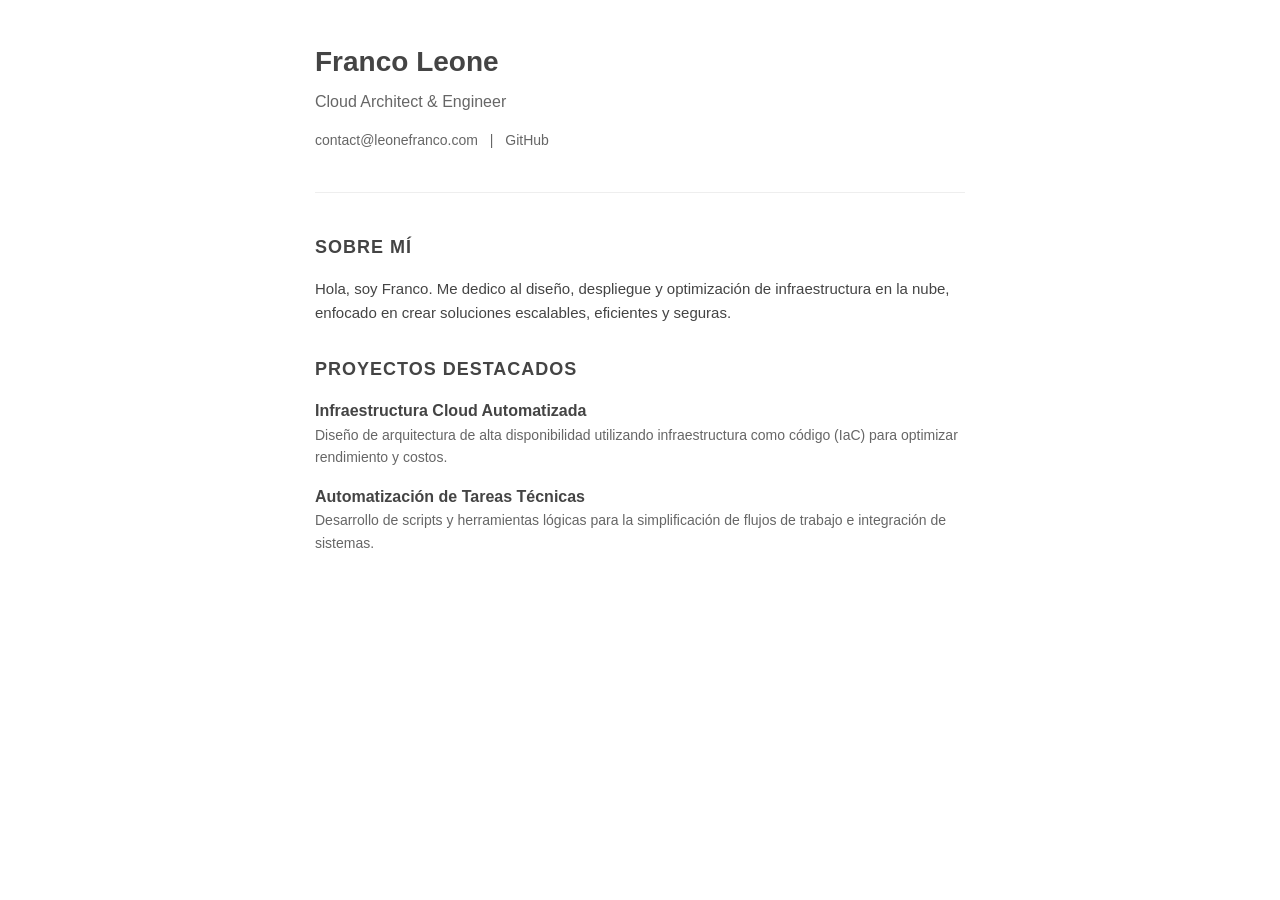
<file: gemini-code-1783786743073.html>
<!DOCTYPE html>
<html lang="es">
<head>
    <meta charset="UTF-8">
    <meta name="viewport" content="width=device-width, initial-scale=1.0">
    <title>Franco Leone | Cloud Architect & Engineer</title>
    <style>
        /* RESET & BASE STYLES */
        * {
            margin: 0;
            padding: 0;
            box-sizing: border-box;
        }

        body {
            font-family: Arial, sans-serif;
            background-color: #ffffff;
            color: #444444; /* Gris oscuro idéntico al de tu firma */
            line-height: 1.6;
            padding: 40px 20px;
        }

        .container {
            max-width: 650px;
            margin: 0 auto;
        }

        /* HEADER SECTION */
        header {
            margin-bottom: 40px;
        }

        h1 {
            font-size: 28px;
            color: #444444;
            font-weight: bold;
            margin-bottom: 4px;
        }

        .subtitle {
            font-size: 16px;
            color: #666666; /* Gris medio */
            margin-bottom: 15px;
        }

        /* LINKS & NETWORKS */
        .links {
            font-size: 14px;
        }

        .links a {
            color: #666666;
            text-decoration: none;
            transition: color 0.2s ease;
        }

        .links a:hover {
            color: #444444;
            text-decoration: underline;
        }

        .divider {
            color: #666666;
            margin: 0 8px;
        }

        hr {
            border: 0;
            border-top: 1px solid #eeeeee;
            margin: 40px 0;
        }

        /* SECTIONS */
        section {
            margin-bottom: 30px;
        }

        h2 {
            font-size: 18px;
            text-transform: uppercase;
            letter-spacing: 1px;
            color: #444444;
            margin-bottom: 15px;
        }

        p {
            font-size: 15px;
            margin-bottom: 15px;
        }

        /* PROJECT LIST */
        .project-list {
            list-style: none;
        }

        .project-item {
            margin-bottom: 15px;
        }

        .project-title {
            font-weight: bold;
            color: #444444;
        }

        .project-desc {
            font-size: 14px;
            color: #666666;
        }
    </style>
</head>
<body>

    <div class="container">
        
        <!-- HEADER -->
        <header>
            <h1>Franco Leone</h1>
            <div class="subtitle">Cloud Architect & Engineer</div>
            <div class="links">
                <a href="mailto:contact@leonefranco.com">contact@leonefranco.com</a>
                <span class="divider">|</span>
                <a href="https://github.com/leonefranco" target="_blank">GitHub</a>
            </div>
        </header>

        <hr>

        <!-- SOBRE MÍ -->
        <section>
            <h2>Sobre mí</h2>
            <p>Hola, soy Franco. Me dedico al diseño, despliegue y optimización de infraestructura en la nube, enfocado en crear soluciones escalables, eficientes y seguras.</p>
        </section>

        <!-- PROYECTOS / EXPERIENCIA -->
        <section>
            <h2>Proyectos destacados</h2>
            <ul class="project-list">
                <li class="project-item">
                    <div class="project-title">Infraestructura Cloud Automatizada</div>
                    <div class="project-desc">Diseño de arquitectura de alta disponibilidad utilizando infraestructura como código (IaC) para optimizar rendimiento y costos.</div>
                </li>
                <li class="project-item">
                    <div class="project-title">Automatización de Tareas Técnicas</div>
                    <div class="project-desc">Desarrollo de scripts y herramientas lógicas para la simplificación de flujos de trabajo e integración de sistemas.</div>
                </li>
            </ul>
        </section>

    </div>

</body>
</html>
</file>
